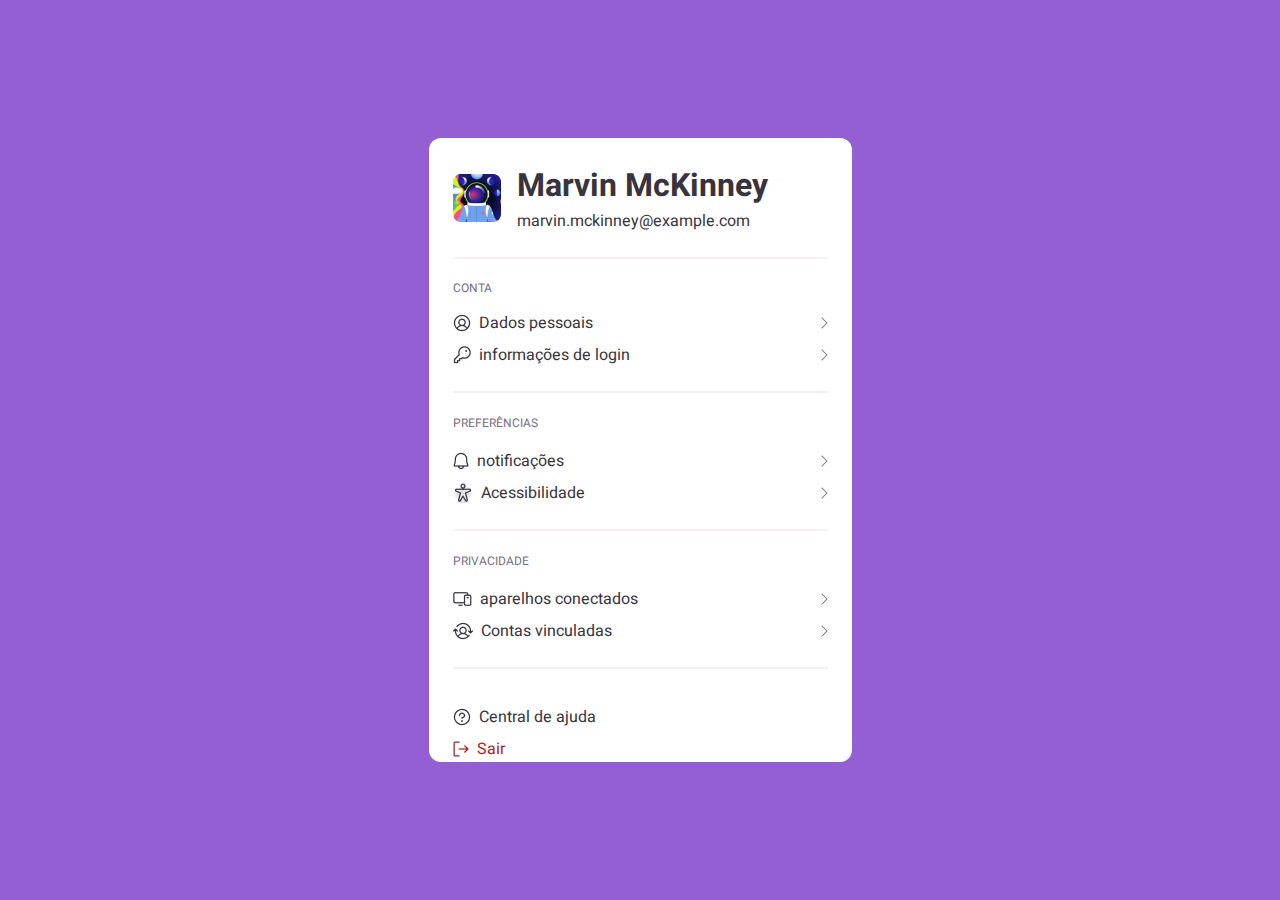
<file: 06.06/index.html>
<!DOCTYPE html>
<html lang="pt-br">
  <head>
    <meta charset="UTF-8" />
    <meta http-equiv="X-UA-Compatible" content="IE=edge" />
    <meta name="viewport" content="width=device-width, initial-scale=1.0" />
    <title>projeto</title>
    <link rel="stylesheet" href="style.css" />
    <link rel="stylesheet" href="style.css" />
    <link rel="preconnect" href="https://fonts.googleapis.com" />
    <link rel="preconnect" href="https://fonts.gstatic.com" crossorigin />
    <link
      href="https://fonts.googleapis.com/css2?family=Heebo&display=swap"
      rel="stylesheet"
    />
  </head>
  <body>
    <main class="card">
      <section class="perfil">
        <img src="./assets/Avatar.png" alt="" />
        <div>
          <h1>Marvin McKinney</h1>
          <p>marvin.mckinney@example.com</p>
        </div>
      </section>
      <hr />
      <label> CONTA </label>
      <section class="padrao">
        <section>
          <div>
            <img src="./assets/primeiralogo.png" alt />
            <p>Dados pessoais</p>
          </div>
          <div>
            <img src="./assets/seta.png" alt />
          </div>
        </section>
        <section>
          <div>
            <img src="./assets/segundalogo.png" alt="" />
            <p>informações de login</p>
          </div>
          <div>
            <img src="./assets/seta.png" alt="" />
          </div>
        </section>
        <hr />

        <label> PREFERÊNCIAS</label>
        <section class="padrao">
          <section>
            <div>
              <img src="./assets/terceiro.png" alt />
              <p>notificações</p>
            </div>
            <div>
              <img src="./assets/seta.png" alt />
            </div>
          </section>
          <section>
            <div>
              <img src="./assets/quarto.png" alt="" />
              <p>Acessibilidade</p>
            </div>
            <div>
              <img src="./assets/seta.png" alt="" />
            </div>
          </section>
        </section>
        <hr />
        <label> PRIVACIDADE</label>
        <section class="padrao">
          <section>
            <div>
              <img src="./assets/quinto.png" alt />
              <p>aparelhos conectados</p>
            </div>
            <div>
              <img src="./assets/seta.png" alt />
            </div>
          </section>
          <section>
            <div>
              <img src="./assets/sexto.png" alt="" />
              <p>Contas vinculadas</p>
            </div>
            <div>
              <img src="./assets/seta.png" alt="" />
            </div>
          </section>
          <hr />
        </section>

        <section class="padrao">
          <section>
            <div>
              <img src="./assets/logopergunta.png" alt />
              <p>Central de ajuda</p>
            </div>
          </section>
          <section>
            <div>
              <img src="./assets/logosair.jpg" alt="" />
              <p class="ultimo">Sair</p>
            </div>
          </section>
        </section>
        </section>
      </section>
    </main>
  </body>
</html>

<!-- <section class="padrao">
  <section>
    <div>
      <img src="" />
      <p>blablablba</p>
    </div>
    <div>
      <img src="" />
    </div>
  </section>
</section> -->
</file>
<file: 06.06/style.css>
* {
  margin: 0;
  padding: 0;
}

body {
  background-color: #935fd3;
  color: #38343d;
  display: flex;
  align-items: center;
  justify-content: center;
  height: 100vh;
}

.card {
  padding: 24px;
  height: 584px;
  width: 375px;
  background-color: white;
  border-radius: 12px;
  font-family: "Heebo", sans-serif;
  padding: 24px 24px 16px 24px;
}

.perfil {
  display: flex;
  gap: 16px;
  align-items: center;
  margin-bottom: 24px;
}

hr {
  border: solid 1px #f4effa;
  margin: 16px 0;
}

label {
  font-size: 12px;
  line-height: 12px;
  letter-spacing: 4%;
  color: #797085;
}

.padrao {
  display: flex;
  margin-top: 12px;
  /* align-items: center; */
  justify-content: space-between;
  flex-direction: column;
  gap: 8px;
}

.padrao div {
  display: flex;
  align-items: center;
  gap: 8px;
}

.padrao section {
  display: flex;
  justify-content: space-between;
}

.ultimo {
  color: #aa2222;
}
</file>
